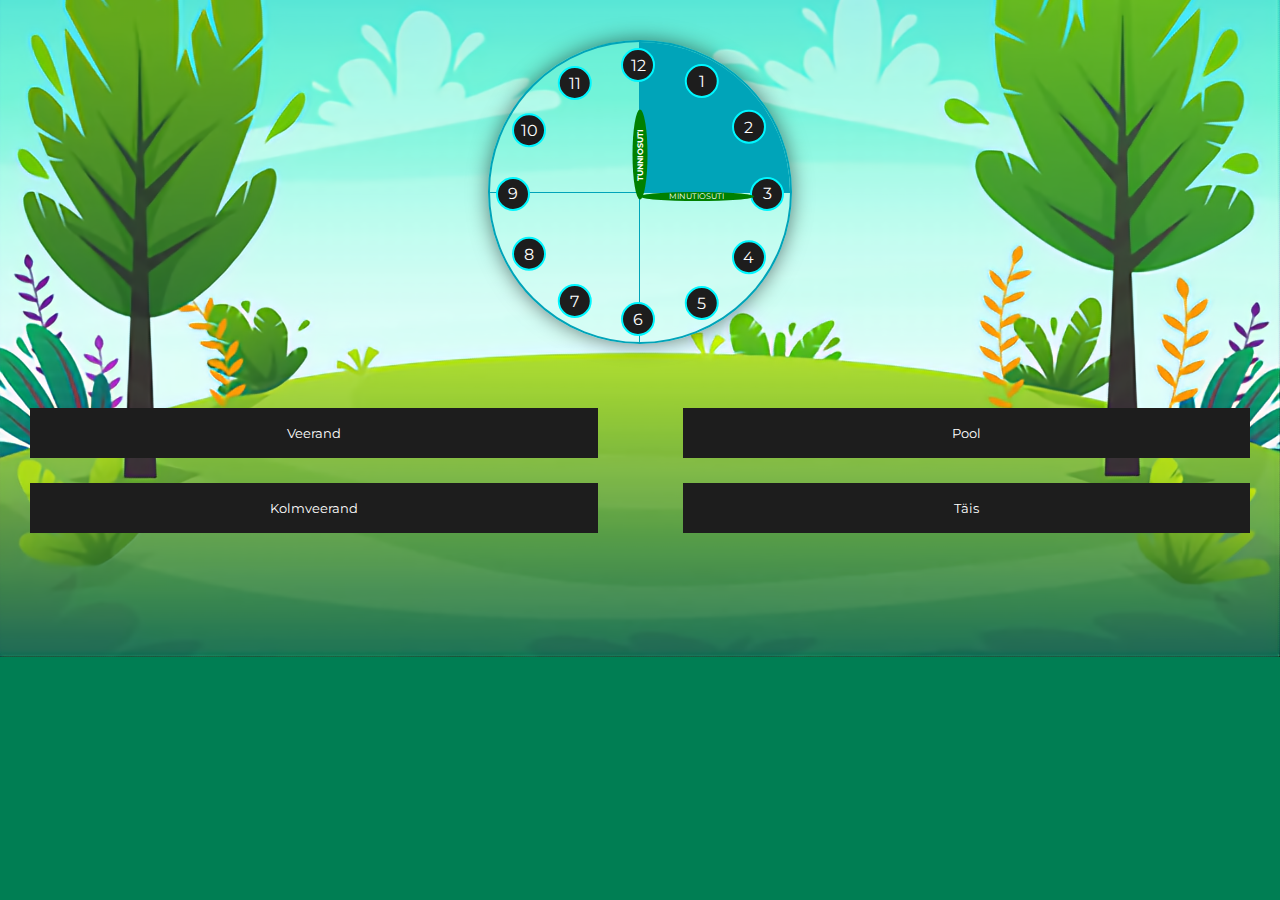
<file: index.html>
<!DOCTYPE html>
<html lang="en">

<head>
    <meta charset="UTF-8">
    <meta http-equiv="X-UA-Compatible" content="IE=edge">
    <meta name="viewport" content="width=device-width, initial-scale=1.0">
    <link rel="stylesheet" href="style.css">
    <link rel="preconnect" href="https://fonts.googleapis.com">
    <link rel="preconnect" href="https://fonts.gstatic.com" crossorigin>
    <link href="https://fonts.googleapis.com/css2?family=Montserrat:wght@600&display=swap" rel="stylesheet">
    <title>Learntime - Tase 1</title>
    <link rel="icon" type="image/x-icon" href="/assets/learntime.ico">
</head>

<body>
    <div id="clock-container">
        <div id="clock">
            <div class="round-hour hour-1">
                <button id="number-1">1</button>
                <button id="number-7">7</button>
            </div>
            <div class="round-hour hour-2">
                <button id="number-2">2</button>
                <button id="number-8">8</button>
            </div>
            <div class="round-hour hour-3">
                <button id="number-3">3</button>
                <button id="number-9">9</button>
            </div>
            <div class="round-hour hour-4">
                <button id="number-4">4</button>
                <button id="number-10">10</button>
            </div>
            <div class="round-hour hour-5">
                <button id="number-5">5</button>
                <button id="number-11">11</button>
            </div>
            <div class="round-hour hour-6">
                <button id="number-6">6</button>
                <button id="number-12">12</button>
            </div>
            <div class="pointer" id="hour-pointer"><span class="hour-pointer-txt">TUNNIOSUTI</span></div>
            <div class="pointer" id="minute-pointer"><span id="minute-pointer-txt">MINUTIOSUTI</span></div>
            <div id="sector-1"></div>
            <div id="sector-2"></div>
            <div id="sector-3"></div>
            <div id="sector-4"></div>
        </div>
        <div id="congrats-container">
            <img src="./assets/smiley.png" alt="Congrats!">
            <p>Hea töö, sa läbisid taseme!</p>
        </div>
    </div>
    <p id="answer"></p>
    <div id="buttons">
        <button id="quarter-button">Veerand</button>
        <button id="half-button">Pool</button>
        <button id="three-quarters-button">Kolmveerand</button>
        <button id="full-button">Täis</button>
    </div>

    <script src="scripts/sectors.js"></script>
</body>

</html>
</file>
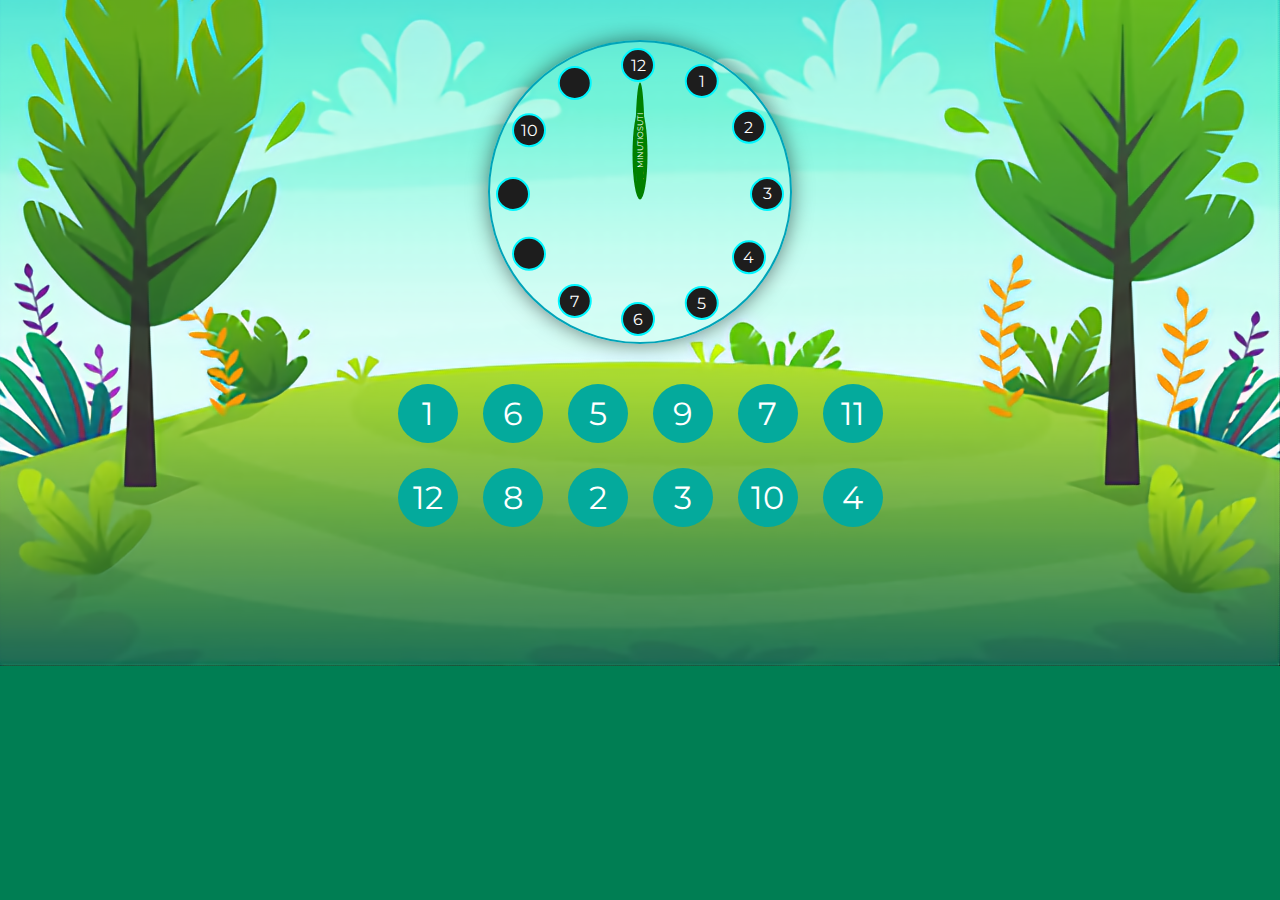
<file: index2.html>
<!DOCTYPE html>
<html lang="en">

<head>
    <meta charset="UTF-8">
    <meta http-equiv="X-UA-Compatible" content="IE=edge">
    <meta name="viewport" content="width=device-width, initial-scale=1.0">
    <link rel="stylesheet" href="style.css">
    <link rel="preconnect" href="https://fonts.googleapis.com">
    <link rel="preconnect" href="https://fonts.gstatic.com" crossorigin>
    <link href="https://fonts.googleapis.com/css2?family=Montserrat:wght@600&display=swap" rel="stylesheet">
    <title>Learntime - Tase 2</title>
    <link rel="icon" type="image/x-icon" href="/assets/learntime.ico">
</head>

<body>
    <div id="clock-container">
        <div id="clock">
            <div class="round-hour hour-1">
                <button id="number-1">1</button>
                <button id="number-7">7</button>
            </div>
            <div class="round-hour hour-2">
                <button id="number-2">2</button>
                <button id="number-8">8</button>
            </div>
            <div class="round-hour hour-3">
                <button id="number-3">3</button>
                <button id="number-9">9</button>
            </div>
            <div class="round-hour hour-4">
                <button id="number-4">4</button>
                <button id="number-10">10</button>
            </div>
            <div class="round-hour hour-5">
                <button id="number-5">5</button>
                <button id="number-11">11</button>
            </div>
            <div class="round-hour hour-6">
                <button id="number-6">6</button>
                <button id="number-12">12</button>
            </div>
            <div class="pointer" id="hour-pointer"><span class="hour-pointer-txt">TUNNIOSUTI</span></div>
            <div class="pointer" id="minute-pointer"><span id="minute-pointer-txt">MINUTIOSUTI</span></div>
        </div>
    </div>
    <div id="hour-buttons"></div>
    <p id="answer"></p>
    <script src="scripts/hours.js"></script>
</body>

</html>
</file>
<file: style.css>
* {
    margin: 0;
    padding: 0;
    box-sizing: inherit;
}

p {
    color: rgb(61, 61, 61);
}

body {
    background-image: url(/assets/upscaled.png);
    font-family: 'Montserrat', sans-serif;
    background-size: cover;
    background-position: 100%;
    background-repeat: no-repeat;
    background-color: #007E53;
}

button {
    background-color: rgb(29, 29, 29);
    color: white;
    border: none;
    font-family: 'Montserrat';
    cursor: pointer;
    transition: background 0.5s;
}

button:hover {
    color: rgb(102, 255, 64);
    background-color: #303030;
}

button:active {
    color: greenyellow;
}

#clock-container {
    display: flex;
    justify-content: center;
}

#congrats-container {
    display: none;
    margin-top: 10%;
}

#clock {
    height: 100%;
    width: 100%;
    overflow: hidden;
    aspect-ratio: 1 / 1;
    color: whitesmoke;
    max-width: 300px;
    display: grid;
    grid-template-columns: 1fr 1fr;
    justify-content: center;
    border-radius: 100%;
    border: 2px rgb(0, 164, 185) solid;
    position: relative;
    margin-top: 40px;
    margin-bottom: 40px;
    box-shadow: 0px 0px 20px rgba(0, 0, 0, 0.5);
}

#sector-1 {
    border-bottom: 1px rgb(0, 164, 185) solid;
    border-right: 1px rgb(0, 164, 185) solid;
}

#sector-2 {
    border-bottom: 1px rgb(0, 164, 185) solid;
}

#sector-3 {
    border-right: 1px rgb(0, 164, 185) solid;
}

#answer {
    display: flex;
    justify-content: center;
    height: 1rem;
    margin-bottom: 0.5rem;
}

#buttons {
    display: grid;
    grid-template-columns: 1fr 1fr;
    row-gap: 25px;
    column-gap: 25px;
}

#buttons button {
    height: 50px;
    margin: 0 30px
}

#hour-buttons {
    display: grid;
    grid-template-columns: repeat(6, auto);
    row-gap: 25px;
    column-gap: 25px;
    justify-content: center;
}

#hour-buttons button {
    background-color: #04aa9c;
    color: white;
    padding: 10px;
    text-align: center;
    text-decoration: none;
    display: inline-block;
    font-size: 2em;
    border-radius: 100%;
    width: 40px;
}

.clock {
    width: 5%;
    height: 5%;
    border-radius: 100%;
    background-color: rgb(0, 164, 185);
    position: absolute;
    left: 47.5%;
    top: 47.5%;
    z-index: 3;
}

.round-hour {
    height: 2%;
    width: 96%;
    position: absolute;
    top: 49%;
    left: 2%;
    text-align: center;
}

.round-hour button {
    height: 30px;
    width: 30px;
    border: 2px solid rgb(0, 247, 255);
    border-radius: 100%;
    margin-top: -12.5px;
    font-size: 1em;
}

.hour-1,
.hour-7 {
    transform: rotate(120deg);
}

.hour-2,
.hour-8 {
    transform: rotate(150deg);
}

.hour-4,
.hour-10 {
    transform: rotate(30deg);
}

.hour-5,
.hour-11 {
    transform: rotate(60deg);
}

.hour-6,
.hour-12 {
    transform: rotate(90deg);
}

#number-1 {
    float: left;
    transform: rotate(-120deg);
}

#number-2 {
    float: left;
    transform: rotate(-150deg);
}

#number-3 {
    float: right;
}

#number-4 {
    float: right;
    transform: rotate(-30deg);
}

#number-5 {
    float: right;
    transform: rotate(-60deg);
}

#number-6 {
    float: right;
    transform: rotate(-90deg);
}

#number-7 {
    float: right;
    transform: rotate(-120deg);
}

#number-8 {
    float: right;
    transform: rotate(-150deg);
}

#number-9 {
    float: left;
}

#number-10 {
    float: left;
    transform: rotate(-30deg);
}

#number-11 {
    float: left;
    transform: rotate(-60deg);
}

#number-12 {
    float: left;
    transform: rotate(-90deg);
}

.pointer {
    position: absolute;
    width: 50%;
    right: 50%;
    height: 3%;
    top: 50%;
    background: green;
    border-radius: 100%;
    transform-origin: 100%;
    transform: rotate(90deg);
    transition-timing-function: cubic-bezier(0.1, 2.7, 0.58, 1);
    display: flex;
    align-items: center;
    justify-content: center;
}

#hour-pointer {
    width: 30%;
    height: 5%;
    color: darkolivegreen;
    z-index: 1;
}

#minute-pointer {
    width: 38%;
    height: 3%;
    z-index: 2;
}

.hour-pointer-txt {
    font-size: 0.5em;
    color: rgb(255, 255, 255);
    font-family: 'Montserrat';
    font-weight: bolder;
    float: right;
    rotate: 180deg;
}

#minute-pointer-txt {
    font-size: 0.5em;
    color: white;
    rotate: 180deg;
    float: right;
}
</file>
